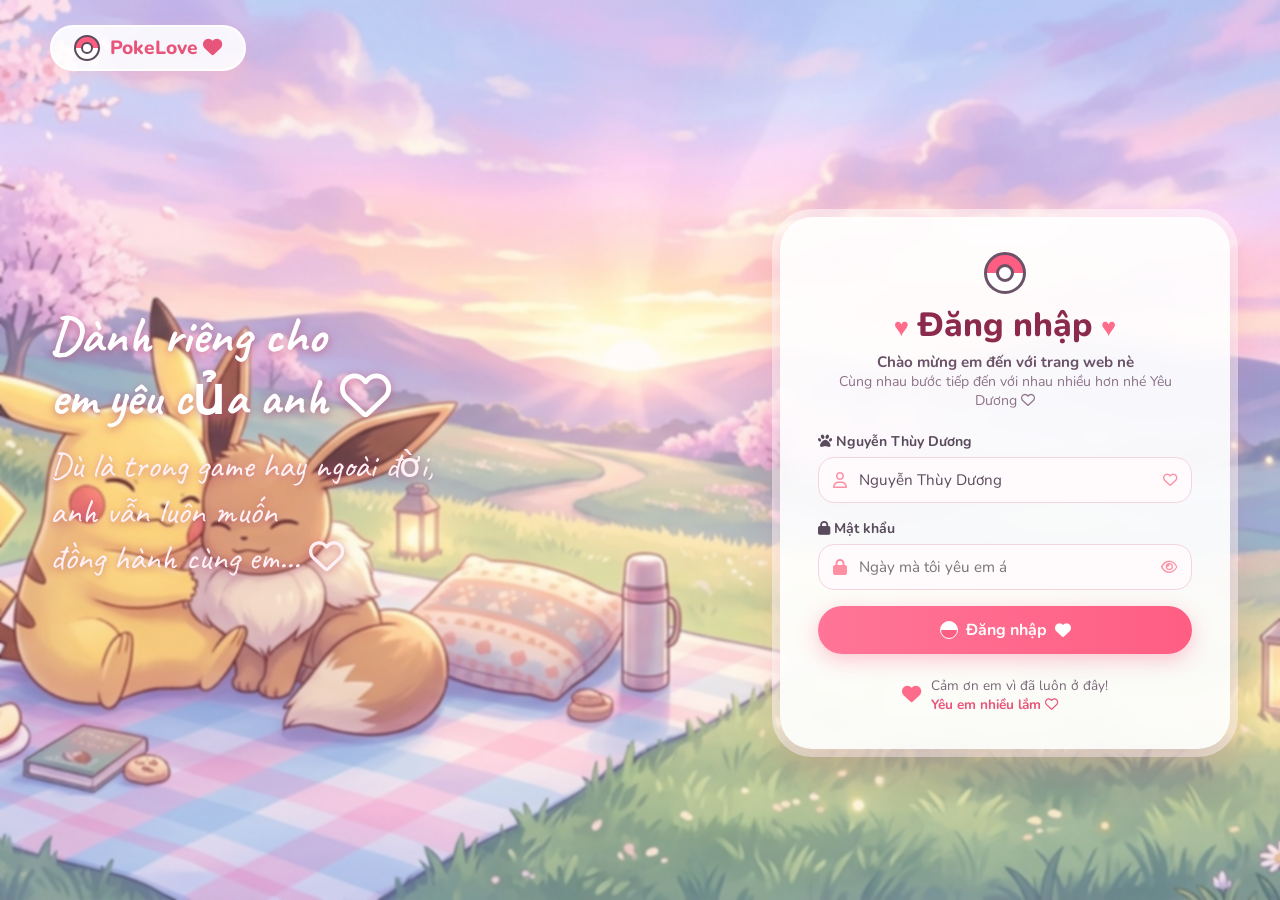
<file: pokelove_site/index.html>
<!DOCTYPE html>
<html lang="vi">
<head>
    <meta charset="UTF-8">
    <meta name="viewport" content="width=device-width, initial-scale=1.0">
    <title>không có tiền nên anh làm web</title>
    <!-- Google Fonts -->
    <link rel="preconnect" href="https://fonts.googleapis.com">
    <link rel="preconnect" href="https://fonts.gstatic.com" crossorigin>
    <link href="https://fonts.googleapis.com/css2?family=Caveat:wght@600;700&family=Nunito:wght@400;600;700;800&display=swap" rel="stylesheet">
    <!-- Font Awesome Icons -->
    <link rel="stylesheet" href="https://cdnjs.cloudflare.com/ajax/libs/font-awesome/6.4.0/css/all.min.css">
    <link rel="stylesheet" href="style.css">
</head>
<body>

    <!-- Layer lớp phủ mờ nhẹ -->
    <div class="bg-overlay"></div>

    <!-- Header / Logo Top Left -->
    <header class="top-header">
        <div class="logo-box">
            <div class="pokeball-icon"></div>
            <span class="logo-text">PokeLove <i class="fa-solid fa-heart"></i></span>
        </div>
    </header>

    <!-- Container chính gồm 2 cột: BÊN TRÁI (Pokémon) & BÊN PHẢI (Đăng nhập) -->
    <main class="main-container">
        
        <!-- CỘT BÊN TRÁI: Dành cho hình Pokémon & Lời nhắn -->
        <section class="left-content">
            <div class="handwritten-message">
                <h2>Dành riêng cho<br>em yêu của anh <i class="fa-regular fa-heart"></i></h2>
                <p>Dù là trong game hay ngoài đời,<br>anh vẫn luôn muốn<br>đồng hành cùng em... <i class="fa-regular fa-heart"></i></p>
            </div>
        </section>

        <!-- CỘT BÊN PHẢI: Khung Đăng nhập -->
        <section class="login-card">
            <!-- Icon trang trí ở đầu form -->
            <div class="card-header-decor">
                <div class="center-pokeball"></div>
            </div>

            <h1 class="card-title">
                <span class="pink-heart">♥</span> Đăng nhập <span class="pink-heart">♥</span>
            </h1>
            
            <p class="card-subtitle">Chào mừng em đến với trang web nè</p>
            <p class="card-subtext">Cùng nhau bước tiếp đến với nhau nhiều hơn nhé Yêu Dương <i class="fa-regular fa-heart"></i></p>

            <!-- Form đăng nhập -->
            <form class="login-form" id="loginForm">
                <!-- Tên đăng nhập -->
                <div class="form-group">
                    <label><i class="fa-solid fa-paw"></i> Nguyễn Thùy Dương</label>
                    <div class="input-wrapper">
                        <i class="fa-regular fa-user left-icon"></i>
                        <input type="text" value="Nguyễn Thùy Dương" required>
                        <i class="fa-regular fa-heart right-icon"></i>
                    </div>
                </div>

                <!-- Mật khẩu -->
                <div class="form-group">
                    <label><i class="fa-solid fa-lock"></i> Mật khẩu</label>
                    <div class="input-wrapper">
                        <i class="fa-solid fa-lock left-icon"></i>
                        <input type="password" id="passwordInput" placeholder="Ngày mà tôi yêu em á" required>
                        <i class="fa-regular fa-eye right-icon" id="togglePassword" style="cursor: pointer;"></i>
                    </div>
                </div>

                <!-- Nút Đăng Nhập -->
                <button type="submit" class="btn-submit">
                    <div class="btn-pokeball"></div>
                    Đăng nhập
                    <i class="fa-solid fa-heart"></i>
                </button>
            </form>

            <!-- Lời nhắn chân trang form -->
            <div class="card-footer-note">
                <i class="fa-solid fa-heart footer-heart"></i>
                <div>
                    <p>Cảm ơn em vì đã luôn ở đây!</p>
                    <p class="highlight">Yêu em nhiều lắm <i class="fa-regular fa-heart"></i></p>
                </div>
            </div>
        </section>

    </main>

    <!-- JAVASCRIPT ĐÃ SỬA LỖI -->
    <script>
        const passwordInput = document.getElementById('passwordInput');
        const togglePassword = document.getElementById('togglePassword');

        // Tính năng ẩn/hiện mật khẩu khi bấm vào icon con mắt bên cạnh ô mật khẩu
        togglePassword.addEventListener('click', function() {
            if (passwordInput.type === 'password') {
                passwordInput.type = 'text';
                togglePassword.classList.remove('fa-eye');
                togglePassword.classList.add('fa-eye-slash'); // Đổi icon thành mắt gạch chéo cho sinh động
            } else {
                passwordInput.type = 'password';
                togglePassword.classList.remove('fa-eye-slash');
                togglePassword.classList.add('fa-eye');
            }
        });

        // Kiểm tra mật khẩu khi nhấn Đăng nhập
        const loginForm = document.getElementById('loginForm');
        
        loginForm.addEventListener('submit', function(e) {
            e.preventDefault(); // Chặn load lại trang
            
            const correctPassword = "08012025"; // Mật khẩu đúng
            const enteredPassword = passwordInput.value.trim();

            if (enteredPassword === correctPassword) {
                alert("Đăng nhập thành công! Chào em yêu của anh Nguyễn Thùy Dương ❤️");
                // Chuyển hướng sang trang web 2
                window.location.href = "page2.html"; 
            } else {
                alert("Mật khẩu chưa chính xác òi thì ra m không nhớ haiz 🥺");
                passwordInput.focus();
            }
        });
    </script>
</body>
</html>
</file>
<file: pokelove_site/style.css>
/* Reset CSS cơ bản */
* {
    margin: 0;
    padding: 0;
    box-sizing: border-box;
    font-family: 'Nunito', sans-serif;
}

/* Background ảnh Pokémon */
body {
    min-height: 100vh;
    background-image: url('Gemini_Generated_Image_efxnz4efxnz4efxn.jpg'); /* Đổi tên thành file ảnh nền của bạn */
    background-position: center; /* Ưu tiên hiển thị Pokémon ở góc bên trái */
    background-repeat: no-repeat;
    background-size: cover;
    background-attachment: fixed;
    display: flex;
    flex-direction: column;
    position: relative;
    color: #5a4b5c;
    overflow-x: hidden;

}

/* Overlay làm dịu nền */
.bg-overlay {
    position: absolute;
    inset: 0;
    background: rgba(255, 235, 243, 0.15);
    backdrop-filter: blur(1px);
    z-index: 0;
}

/* --- Header Logo --- */
.top-header {
    position: relative;
    z-index: 2;
    padding: 25px 50px;
}

.logo-box {
    display: inline-flex;
    align-items: center;
    gap: 10px;
    background: rgba(255, 255, 255, 0.88);
    padding: 8px 22px;
    border-radius: 30px;
    box-shadow: 0 4px 15px rgba(255, 182, 193, 0.4);
    border: 2px solid #ffffff;
}

.pokeball-icon {
    width: 26px;
    height: 26px;
    background: linear-gradient(to bottom, #ff5e83 50%, #ffffff 50%);
    border-radius: 50%;
    border: 2px solid #5a4b5c;
    position: relative;
}
.pokeball-icon::after {
    content: '';
    position: absolute;
    top: 50%; left: 50%;
    transform: translate(-50%, -50%);
    width: 8px; height: 8px;
    background: #fff;
    border: 2px solid #5a4b5c;
    border-radius: 50%;
}

.logo-text {
    font-weight: 800;
    font-size: 1.2rem;
    color: #e8557a;
}

/* --- LAYOUT CHÍNH (Chia 2 Cột) --- */
.main-container {
    position: relative;
    z-index: 2;
    display: grid;
    grid-template-columns: 1fr 450px; /* Cột trái tự co giãn, cột phải cố định 450px */
    gap: 50px;
    max-width: 1300px;
    width: 100%;
    margin: auto;
    padding: 20px 50px 50px;
    align-items: center;
}

/* --- Cột bên trái: Dành khoảng trống hiển thị Pokémon & Chữ viết tay --- */
.left-content {
    color: #ffffff;
    text-shadow: 0 2px 8px rgba(184, 75, 115, 0.7);
    padding-bottom: 80px;
}

.handwritten-message h2 {
    font-family: 'Caveat', cursive;
    font-size: 3.2rem;
    line-height: 1.2;
    margin-bottom: 15px;
    color: #ffffff;
}

.handwritten-message p {
    font-family: 'Caveat', cursive;
    font-size: 2.2rem;
    line-height: 1.3;
    color: #fff0f5;
}

/* --- Cột bên phải: Card Đăng Nhập --- */
.login-card {
    background: rgba(255, 255, 255, 0.92);
    border-radius: 32px;
    padding: 35px 38px;
    box-shadow: 0 20px 40px rgba(232, 85, 122, 0.2),
                0 0 0 8px rgba(255, 255, 255, 0.5);
    backdrop-filter: blur(10px);
}

.card-header-decor {
    display: flex;
    justify-content: center;
    margin-bottom: 8px;
}

.center-pokeball {
    width: 42px;
    height: 42px;
    background: linear-gradient(to bottom, #ff5e83 50%, #ffffff 50%);
    border-radius: 50%;
    border: 3px solid #6b5268;
    position: relative;
}
.center-pokeball::after {
    content: '';
    position: absolute;
    top: 50%; left: 50%;
    transform: translate(-50%, -50%);
    width: 12px; height: 12px;
    background: #fff;
    border: 3px solid #6b5268;
    border-radius: 50%;
}

.card-title {
    text-align: center;
    font-size: 2.1rem;
    font-weight: 800;
    color: #8c2a4e;
    margin-bottom: 4px;
}

.pink-heart {
    color: #ff6b8b;
    font-size: 1.6rem;
}

.card-subtitle {
    text-align: center;
    font-weight: 700;
    color: #6b5268;
    font-size: 0.95rem;
}

.card-subtext {
    text-align: center;
    color: #8c7389;
    font-size: 0.88rem;
    margin-bottom: 22px;
}

/* Inputs & Form */
.form-group {
    margin-bottom: 16px;
}

.form-group label {
    display: block;
    font-weight: 700;
    font-size: 0.88rem;
    color: #5a4b5c;
    margin-bottom: 6px;
}

.input-wrapper {
    position: relative;
    display: flex;
    align-items: center;
}

.input-wrapper input {
    width: 100%;
    padding: 12px 40px;
    border: 1.5px solid #f3d5e0;
    background: #fffafc;
    border-radius: 16px;
    font-size: 0.95rem;
    color: #5a4b5c;
    outline: none;
    transition: all 0.3s ease;
}

.input-wrapper input:focus {
    border-color: #ff7597;
    background: #ffffff;
    box-shadow: 0 0 0 4px rgba(255, 117, 151, 0.18);
}

.input-wrapper .left-icon {
    position: absolute;
    left: 15px;
    color: #ff8fa3;
    font-size: 1rem;
}

.input-wrapper .right-icon {
    position: absolute;
    right: 15px;
    color: #ff8fa3;
    font-size: 0.9rem;
    cursor: pointer;
}

.form-options {
    display: flex;
    justify-content: space-between;
    align-items: center;
    font-size: 0.85rem;
    margin-bottom: 20px;
}

.remember-me {
    display: flex;
    align-items: center;
    gap: 6px;
    color: #7a6879;
    cursor: pointer;
}

.forgot-pass {
    color: #e8557a;
    text-decoration: none;
    font-weight: 600;
}

.forgot-pass:hover {
    text-decoration: underline;
}

/* Buttons */
.btn-submit {
    width: 100%;
    padding: 13px;
    background: linear-gradient(90deg, #ff7597, #ff5e83);
    border: none;
    border-radius: 25px;
    color: white;
    font-weight: 700;
    font-size: 1rem;
    cursor: pointer;
    box-shadow: 0 6px 20px rgba(255, 94, 131, 0.35);
    display: flex;
    align-items: center;
    justify-content: center;
    gap: 8px;
    transition: all 0.2s;
}

.btn-submit:hover {
    transform: translateY(-2px);
    box-shadow: 0 8px 25px rgba(255, 94, 131, 0.45);
}

.btn-pokeball {
    width: 18px;
    height: 18px;
    background: linear-gradient(to bottom, #ffffff 50%, #ff5e83 50%);
    border-radius: 50%;
    border: 1.5px solid #fff;
}

.divider {
    text-align: center;
    margin: 16px 0;
    position: relative;
}

.divider::before {
    content: '';
    position: absolute;
    left: 0; top: 50%;
    width: 100%; height: 1px;
    background: #f0d0dc;
    z-index: 1;
}

.divider span {
    background: #ffffff;
    padding: 0 12px;
    color: #a38d9f;
    font-size: 0.85rem;
    position: relative;
    z-index: 2;
}

.btn-register {
    width: 100%;
    padding: 12px;
    background: #fff5f8;
    border: 1.5px solid #ffccd5;
    border-radius: 25px;
    color: #e8557a;
    font-weight: 700;
    font-size: 0.95rem;
    cursor: pointer;
    display: flex;
    align-items: center;
    justify-content: center;
    gap: 8px;
}

.btn-register:hover {
    background: #ffe6ed;
}

.card-footer-note {
    margin-top: 22px;
    display: flex;
    align-items: center;
    justify-content: center;
    gap: 10px;
    font-size: 0.85rem;
    color: #7a6879;
}

.footer-heart {
    color: #ff6b8b;
    font-size: 1.2rem;
}

.card-footer-note .highlight {
    color: #e8557a;
    font-weight: 700;
}

/* Responsive cho thiết bị nhỏ */
@media (max-width: 950px) {
    .main-container {
        grid-template-columns: 1fr;
        justify-items: center;
    }
    .left-content {
        text-align: center;
        padding-bottom: 0;
    }
}
</file>
